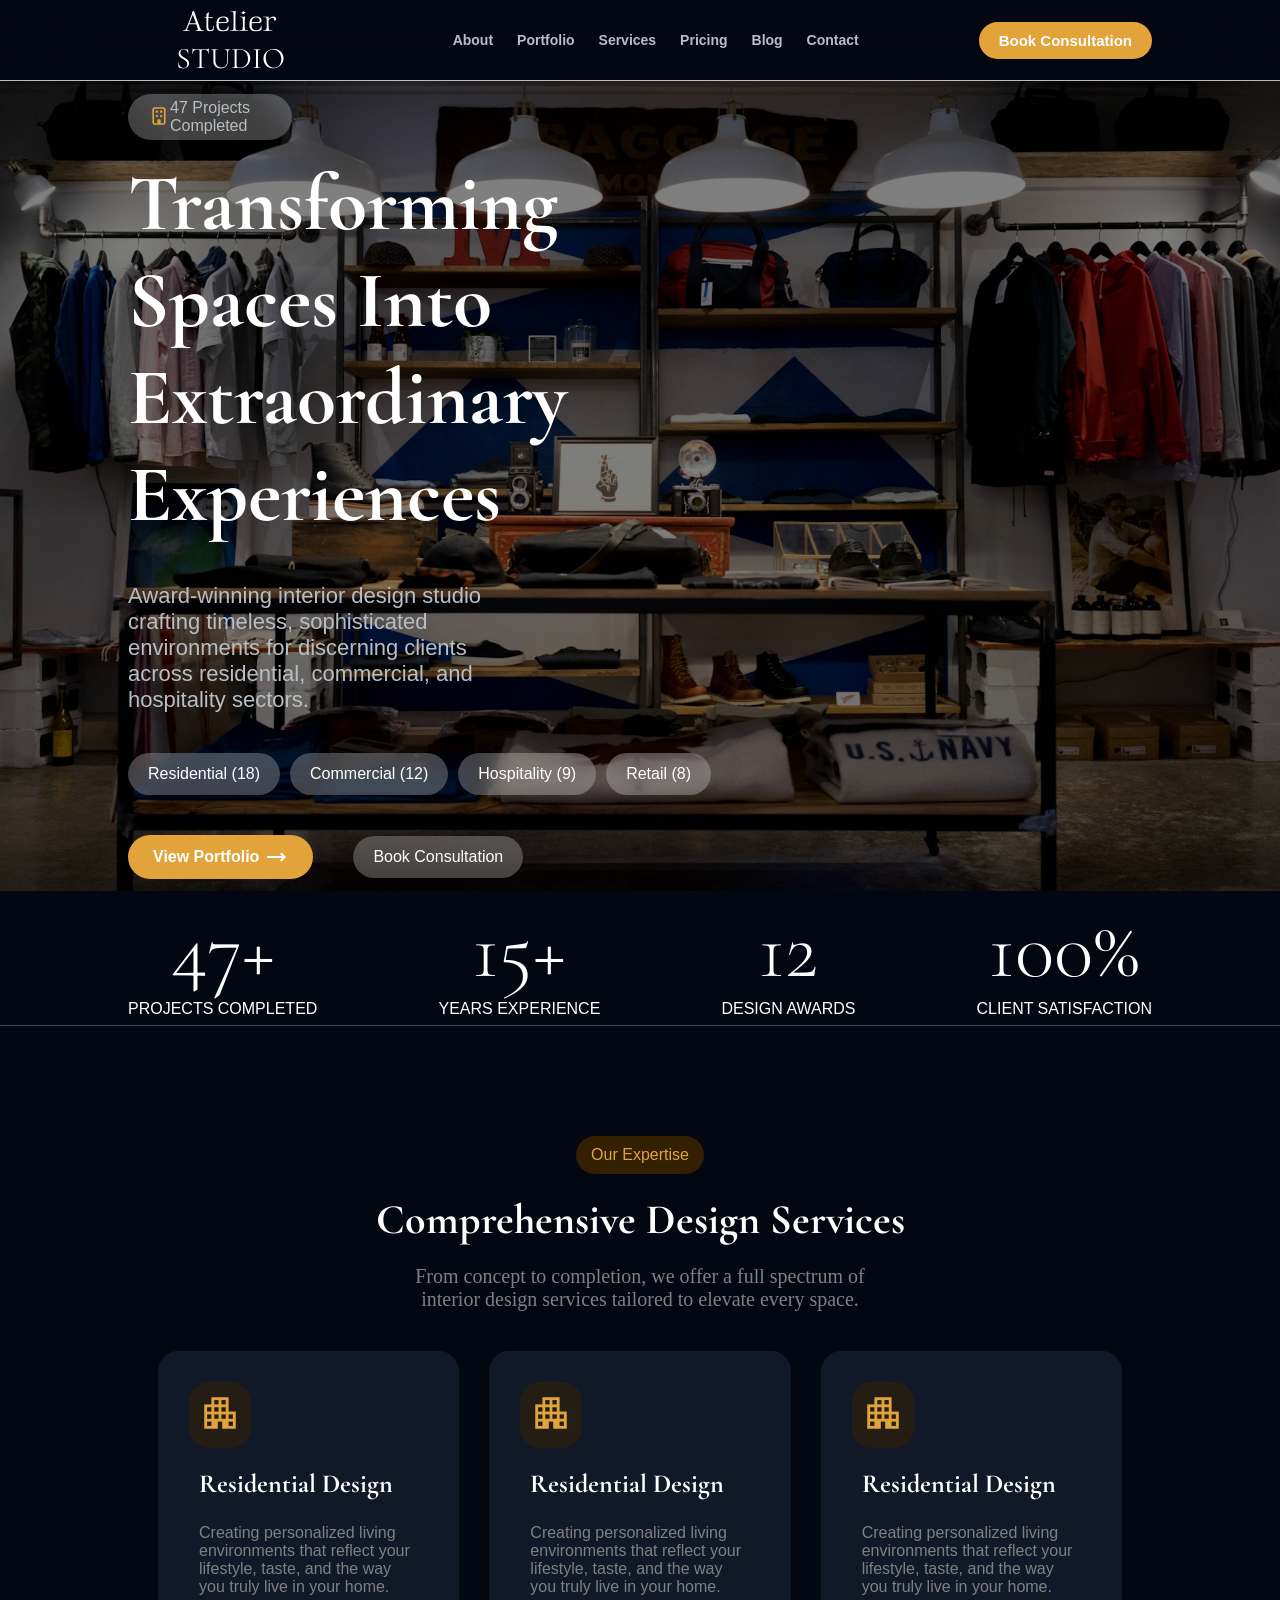
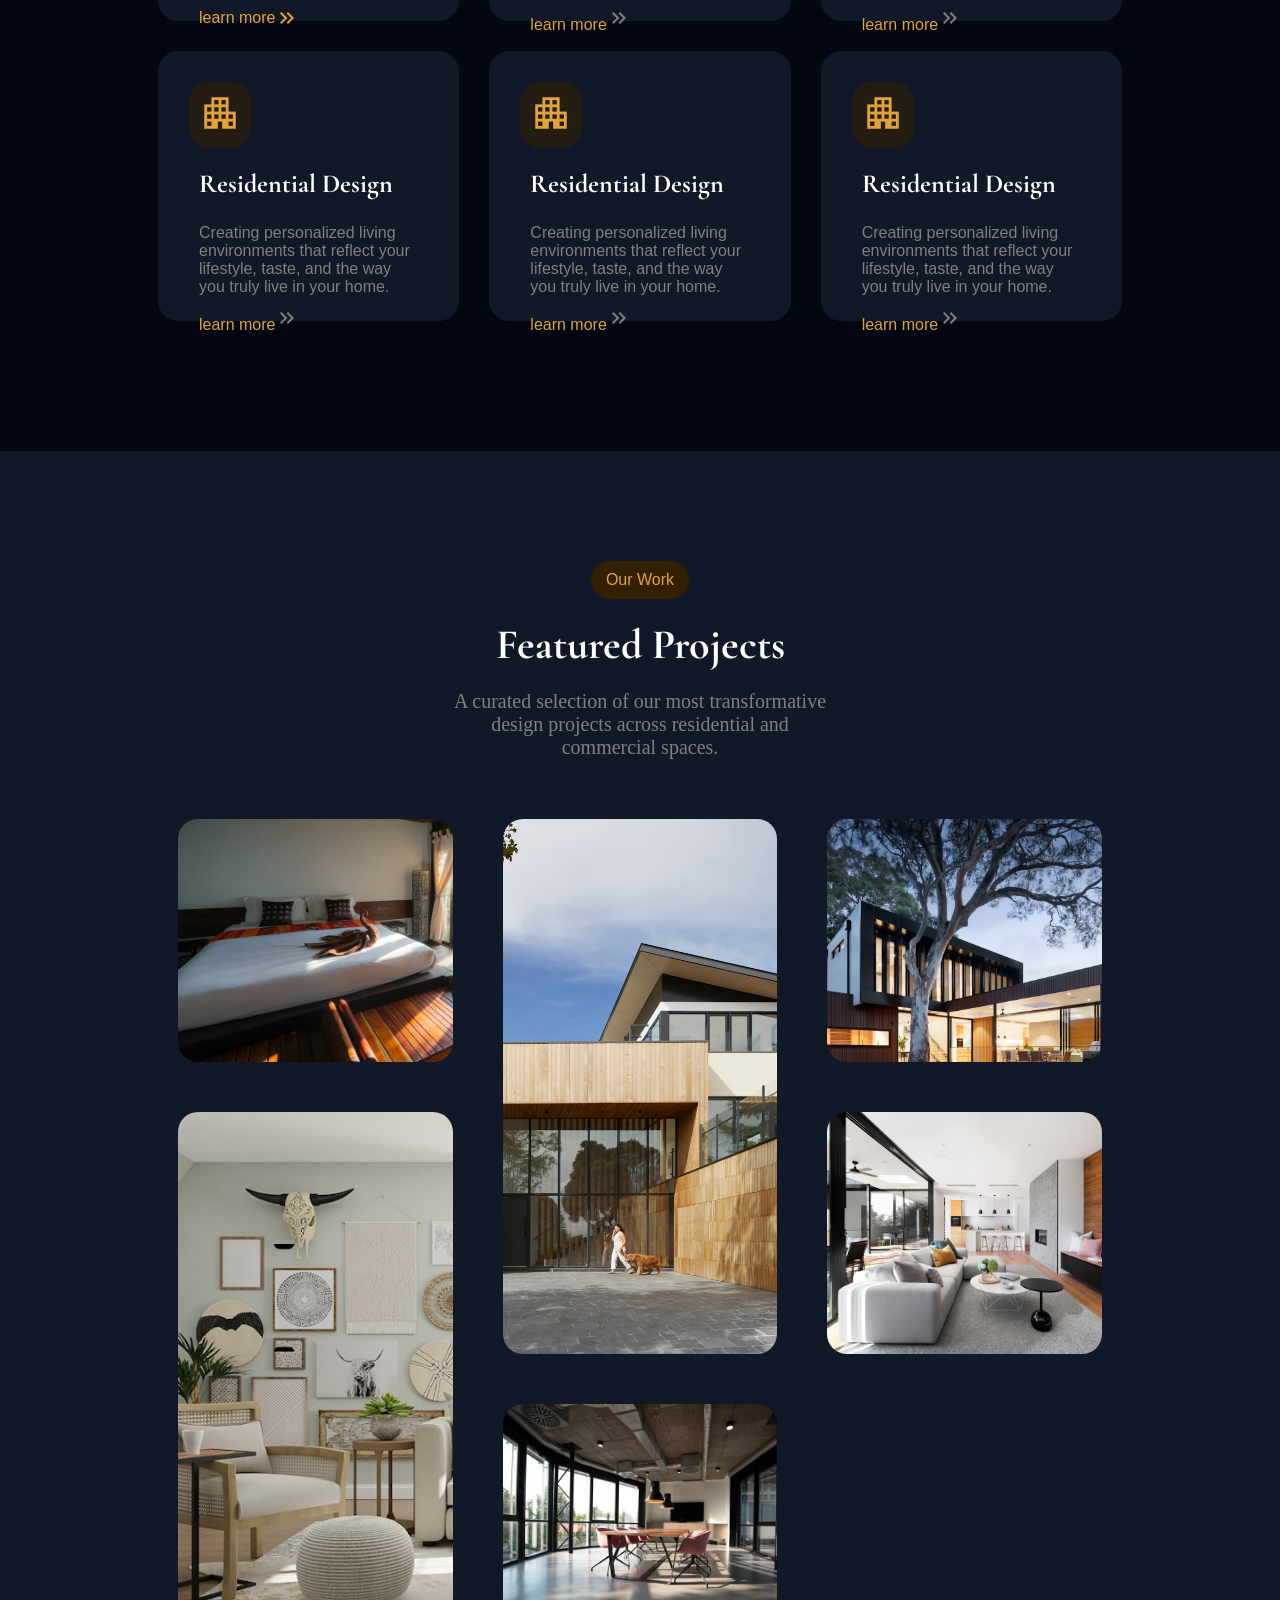
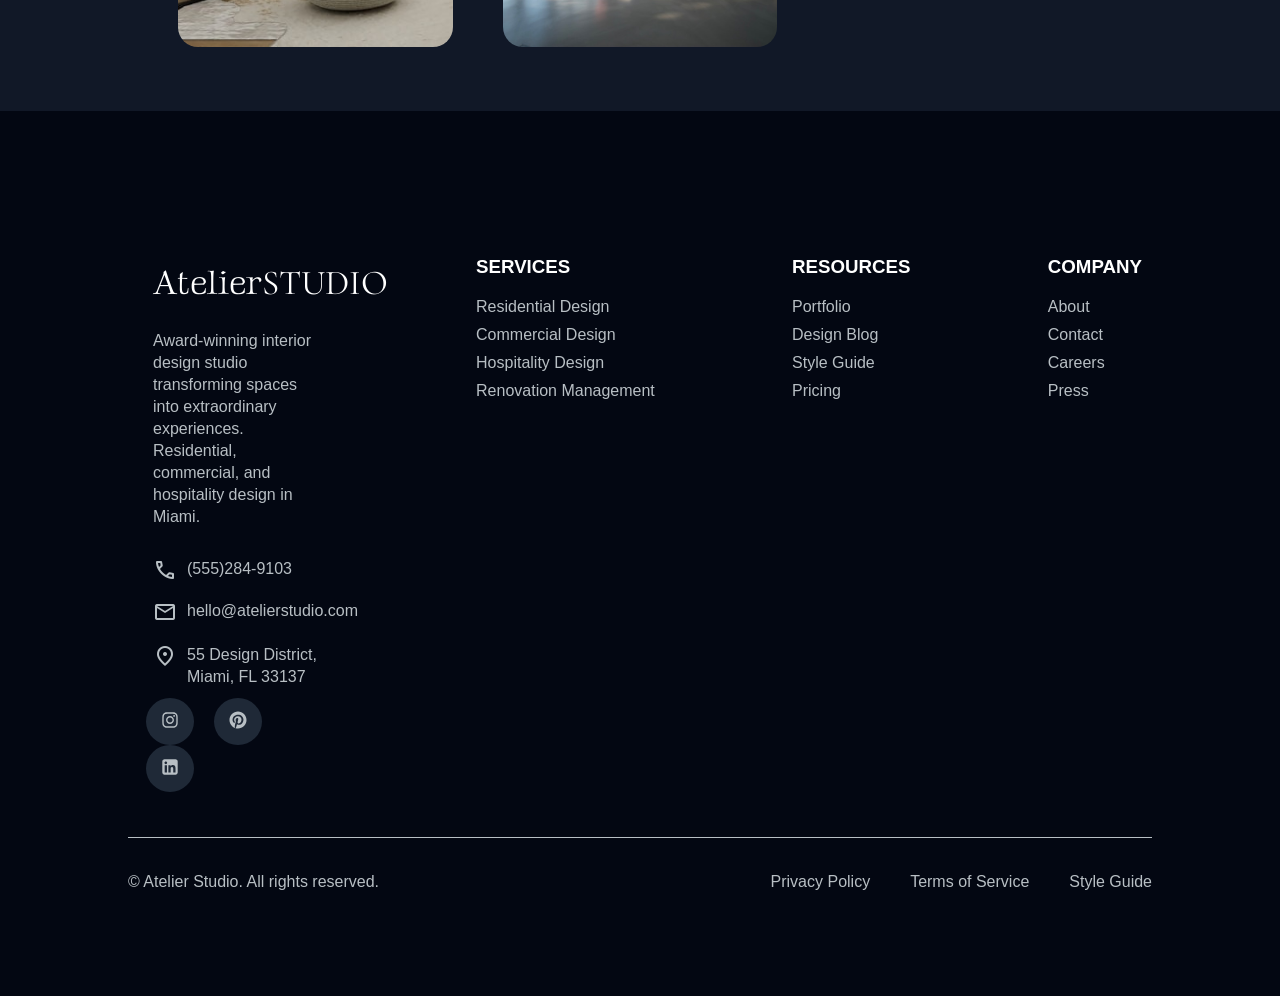
<file: index.html>
<!doctype html>
<html lang="en">
  <head>
    <meta charset="UTF-8" />
    <meta name="viewport" content="width=device-width, initial-scale=1.0" />
    <title>Main landing page</title>
    <link rel="stylesheet" href="css/global.css" />

    <link rel="preconnect" href="https://fonts.googleapis.com" />
    <link rel="preconnect" href="https://fonts.gstatic.com" crossorigin />
    <link
      href="https://fonts.googleapis.com/css2?family=Bebas+Neue&family=Cormorant+Garamond:ital,wght@0,300..700;1,300..700&family=Gideon+Roman&family=PT+Serif:ital,wght@0,400;0,700;1,400;1,700&family=Romanesco&display=swap"
      rel="stylesheet"
    />
    <link
      rel="stylesheet"
      href="https://fonts.googleapis.com/css2?family=Material+Symbols+Outlined:opsz,wght,FILL,GRAD@24,400,0,0"
    />
    <link
      rel="stylesheet"
      href="https://cdnjs.cloudflare.com/ajax/libs/font-awesome/4.7.0/css/font-awesome.min.css"
    />

    <link
      rel="stylesheet"
      href="https://cloudflare.com"
      crossorigin="anonymous"
      referrerpolicy="no-referrer"
    />
  </head>
  <body>
    <!-- HEADER START HERE -->
    <header class="header">
      <div class="header-container">
        <a href="index.html" class="header-logo">
          <div class="header-logo-text">
            <span class="logo-text-1">Atelier</span>
            <span class="logo-text-2">STUDIO</span>
          </div>
        </a>
        <nav class="header-nav">
          <ul class="nav-ul">
            <li><a href="#">About</a></li>
            <li><a href="#">Portfolio</a></li>
            <li><a href="#">Services</a></li>
            <li><a href="#">Pricing</a></li>
            <li><a href="#">Blog</a></li>
            <li><a href="#">Contact</a></li>
          </ul>
        </nav>
        <div class="header-misc"><p>Book Consultation</p></div>
      </div>
    </header>
    <!-- HEADER ENDS HERE -->

    <!-- MAIN STARTS FROM HERE  -->
    <main>
      <section class="landing-section">
        <div class="section-main-div">
          <!-- upper div -->

          <div class="section-top-info-div">
            <div class="info-container">
              <div class="section-top-icon-div">
                <span>
                  <svg
                    class="building-svg"
                    xmlns="http://www.w3.org/2000/svg"
                    viewBox="0 0 640 640"
                  >
                    <!--!Font Awesome Free v7.3.1 by @fontawesome - https://fontawesome.com License - https://fontawesome.com/license/free Copyright 2026 Fonticons, Inc.-->
                    <path
                      d="M192 112C183.2 112 176 119.2 176 128L176 512C176 520.8 183.2 528 192 528L272 528L272 448C272 430.3 286.3 416 304 416L336 416C353.7 416 368 430.3 368 448L368 528L448 528C456.8 528 464 520.8 464 512L464 128C464 119.2 456.8 112 448 112L192 112zM128 128C128 92.7 156.7 64 192 64L448 64C483.3 64 512 92.7 512 128L512 512C512 547.3 483.3 576 448 576L192 576C156.7 576 128 547.3 128 512L128 128zM224 176C224 167.2 231.2 160 240 160L272 160C280.8 160 288 167.2 288 176L288 208C288 216.8 280.8 224 272 224L240 224C231.2 224 224 216.8 224 208L224 176zM368 160L400 160C408.8 160 416 167.2 416 176L416 208C416 216.8 408.8 224 400 224L368 224C359.2 224 352 216.8 352 208L352 176C352 167.2 359.2 160 368 160zM224 304C224 295.2 231.2 288 240 288L272 288C280.8 288 288 295.2 288 304L288 336C288 344.8 280.8 352 272 352L240 352C231.2 352 224 344.8 224 336L224 304zM368 288L400 288C408.8 288 416 295.2 416 304L416 336C416 344.8 408.8 352 400 352L368 352C359.2 352 352 344.8 352 336L352 304C352 295.2 359.2 288 368 288z"
                    />
                  </svg>
                </span>
                <p>47 Projects Completed</p>
              </div>
              <h2 class="section-top-info-div-h2">
                Transforming Spaces Into Extraordinary Experiences
              </h2>
              <p class="section-top-info-div-p">
                Award-winning interior design studio crafting timeless,
                sophisticated environments for discerning clients across
                residential, commercial, and hospitality sectors.
              </p>
              <div class="section-top-info-div-category">
                <p>Residential (18)</p>
                <p>Commercial (12)</p>
                <p>Hospitality (9)</p>
                <p>Retail (8)</p>
              </div>
              <div class="section-top-info-div-formore">
                <p>
                  View Portfolio
                  <span class="material-symbols-outlined"> trending_flat </span>
                </p>
                <p>Book Consultation</p>
              </div>
            </div>
          </div>
        </div>
        <!-- lower div -->
        <div class="section-bottom-div">
          <div class="bottom-div-1">
            <h3>47+</h3>
            <p>PROJECTS COMPLETED</p>
          </div>
          <div class="bottom-div-2">
            <h3>15+</h3>
            <p>YEARS EXPERIENCE</p>
          </div>
          <div class="bottom-div-3">
            <h3>12</h3>
            <p>DESIGN AWARDS</p>
          </div>
          <div class="bottom-div-4">
            <h3>100%</h3>
            <p>CLIENT SATISFACTION</p>
          </div>
        </div>
      </section>
      <section class="expertise-section">
        <div class="expertise-section-container1">
          <p>Our Expertise</p>
          <h2>Comprehensive Design Services</h2>
          <p>
            From concept to completion, we offer a full spectrum of interior
            design services tailored to elevate every space.
          </p>
        </div>

        <!-- div inside would be copy 6 times -->
        <div class="expertise-section-container2">
          <div class="grid-container">
            <div class="flex-inside-grid">
              <div>
                <span class="material-symbols-outlined"> apartment </span>
              </div>
              <h4>Residential Design</h4>
              <p>
                Creating personalized living environments that reflect your
                lifestyle, taste, and the way you truly live in your home.
              </p>
              <p class="para-box">
                <a href="#">learn more</a
                ><span class="material-symbols-outlined">
                  keyboard_double_arrow_right
                </span>
              </p>
            </div>
            <div class="flex-inside-grid">
              <div>
                <span class="material-symbols-outlined"> apartment </span>
              </div>
              <h4>Residential Design</h4>
              <p>
                Creating personalized living environments that reflect your
                lifestyle, taste, and the way you truly live in your home.
              </p>
              <p>
                <a href="#">learn more</a
                ><span class="material-symbols-outlined">
                  keyboard_double_arrow_right
                </span>
              </p>
            </div>
            <div class="flex-inside-grid">
              <div>
                <span class="material-symbols-outlined"> apartment </span>
              </div>
              <h4>Residential Design</h4>
              <p>
                Creating personalized living environments that reflect your
                lifestyle, taste, and the way you truly live in your home.
              </p>
              <p>
                <a href="#">learn more</a
                ><span class="material-symbols-outlined">
                  keyboard_double_arrow_right
                </span>
              </p>
            </div>
            <div class="flex-inside-grid">
              <div>
                <span class="material-symbols-outlined"> apartment </span>
              </div>
              <h4>Residential Design</h4>
              <p>
                Creating personalized living environments that reflect your
                lifestyle, taste, and the way you truly live in your home.
              </p>
              <p>
                <a href="#">learn more</a
                ><span class="material-symbols-outlined">
                  keyboard_double_arrow_right
                </span>
              </p>
            </div>
            <div class="flex-inside-grid">
              <div>
                <span class="material-symbols-outlined"> apartment </span>
              </div>
              <h4>Residential Design</h4>
              <p>
                Creating personalized living environments that reflect your
                lifestyle, taste, and the way you truly live in your home.
              </p>
              <p>
                <a href="#">learn more</a
                ><span class="material-symbols-outlined">
                  keyboard_double_arrow_right
                </span>
              </p>
            </div>
            <div class="flex-inside-grid">
              <div>
                <span class="material-symbols-outlined"> apartment </span>
              </div>
              <h4>Residential Design</h4>
              <p>
                Creating personalized living environments that reflect your
                lifestyle, taste, and the way you truly live in your home.
              </p>
              <p>
                <a href="#">learn more</a
                ><span class="material-symbols-outlined">
                  keyboard_double_arrow_right
                </span>
              </p>
            </div>
          </div>
        </div>
      </section>

      <div class="image-section">
        <div class="image-section-info">
          <p>Our Work</p>
          <h2>Featured Projects</h2>
          <p>
            A curated selection of our most transformative design projects
            across residential and commercial spaces.
          </p>
        </div>
        <div class="image-grid">
          <div class="image-div1 images">
            <p>Residential</p>
            <p>Coral Gables Residence</p>
          </div>
          <div class="image-div2 images">
            <p>Commercial</p>
            <p>SoFi Office Complex</p>
          </div>
          <div class="image-div3 images">
            <p>Residential</p>
            <p>The Setai Penthouse</p>
          </div>
          <div class="image-div4 images">
            <p>Hospitality</p>
            <p>Mandarin Oriental Suite</p>
          </div>
          <div class="image-div5 images">
            <p>Residential</p>
            <p>Brickell Heights Loft</p>
          </div>
          <div class="image-div6 images">
            <p>Commercial</p>
            <p>Wynwood Gallery</p>
          </div>
        </div>
      </div>
    </main>
    <!-- MAIN ENDS HERE -->
    <!-- FOOTER CONTENT STARTS FROM HERE  -->
    <footer>
      <div class="upper-footer-content">
        <div class="footer-contact-info">
          <div class="footer-logo">
            <span class="footer-logo-text-1">Atelier</span
            ><span class="footer-logo-text-2">STUDIO</span>
          </div>
          <p class="footer-description">
            Award-winning interior design studio transforming spaces into
            extraordinary experiences. Residential, commercial, and hospitality
            design in Miami.
          </p>
          <div class="footer-number">
            <span class="material-symbols-outlined phone-icon"> call </span
            ><span class="phone-num-text">(555)284-9103</span>
          </div>
          <div class="footer-message">
            <span class="material-symbols-outlined email-icon"> mail </span>
            <a class="email-text" href="gmail.com">hello@atelierstudio.com</a>
          </div>
          <div class="footer-location">
            <span class="material-symbols-outlined location-icon">
              location_on
            </span>
            <span>55 Design District, Miami, FL 33137</span>
          </div>
          <div class="social-link-icons">
            <div class="insta-link-icon">
              <a href="https://instagram.com">
                <svg
                  xmlns="http://www.w3.org/2000/svg"
                  class="insta-icon"
                  viewBox="0 0 640 640"
                >
                  <path
                    d="M320.3 205C256.8 204.8 205.2 256.2 205 319.7C204.8 383.2 256.2 434.8 319.7 435C383.2 435.2 434.8 383.8 435 320.3C435.2 256.8 383.8 205.2 320.3 205zM319.7 245.4C360.9 245.2 394.4 278.5 394.6 319.7C394.8 360.9 361.5 394.4 320.3 394.6C279.1 394.8 245.6 361.5 245.4 320.3C245.2 279.1 278.5 245.6 319.7 245.4zM413.1 200.3C413.1 185.5 425.1 173.5 439.9 173.5C454.7 173.5 466.7 185.5 466.7 200.3C466.7 215.1 454.7 227.1 439.9 227.1C425.1 227.1 413.1 215.1 413.1 200.3zM542.8 227.5C541.1 191.6 532.9 159.8 506.6 133.6C480.4 107.4 448.6 99.2 412.7 97.4C375.7 95.3 264.8 95.3 227.8 97.4C192 99.1 160.2 107.3 133.9 133.5C107.6 159.7 99.5 191.5 97.7 227.4C95.6 264.4 95.6 375.3 97.7 412.3C99.4 448.2 107.6 480 133.9 506.2C160.2 532.4 191.9 540.6 227.8 542.4C264.8 544.5 375.7 544.5 412.7 542.4C448.6 540.7 480.4 532.5 506.6 506.2C532.8 480 541 448.2 542.8 412.3C544.9 375.3 544.9 264.5 542.8 227.5zM495 452C487.2 471.6 472.1 486.7 452.4 494.6C422.9 506.3 352.9 503.6 320.3 503.6C287.7 503.6 217.6 506.2 188.2 494.6C168.6 486.8 153.5 471.7 145.6 452C133.9 422.5 136.6 352.5 136.6 319.9C136.6 287.3 134 217.2 145.6 187.8C153.4 168.2 168.5 153.1 188.2 145.2C217.7 133.5 287.7 136.2 320.3 136.2C352.9 136.2 423 133.6 452.4 145.2C472 153 487.1 168.1 495 187.8C506.7 217.3 504 287.3 504 319.9C504 352.5 506.7 422.6 495 452z"
                  />
                </svg>
              </a>
            </div>
            <div class="pinterest-link-icon">
              <a href="https://pinterest.com">
                <svg
                  xmlns="http://www.w3.org/2000/svg"
                  class="pinterest-icon"
                  viewBox="0 0 640 640"
                >
                  <path
                    d="M568 320C568 457 457 568 320 568C294.4 568 269.8 564.1 246.6 556.9C256.7 540.4 271.8 513.4 277.4 491.9C280.4 480.3 292.8 432.9 292.8 432.9C300.9 448.3 324.5 461.4 349.6 461.4C424.4 461.4 478.3 392.6 478.3 307.1C478.3 225.2 411.4 163.9 325.4 163.9C218.4 163.9 161.5 235.7 161.5 314C161.5 350.4 180.9 395.7 211.8 410.1C216.5 412.3 219 411.3 220.1 406.8C220.9 403.4 225.1 386.5 227 378.7C227.6 376.2 227.3 374 225.3 371.6C215.2 359.1 207 336.3 207 315C207 260.3 248.4 207.4 319 207.4C379.9 207.4 422.6 248.9 422.6 308.3C422.6 375.4 388.7 421.9 344.6 421.9C320.3 421.9 302 401.8 307.9 377.1C314.9 347.6 328.4 315.8 328.4 294.5C328.4 275.5 318.2 259.6 297 259.6C272.1 259.6 252.1 285.3 252.1 319.8C252.1 341.8 259.5 356.6 259.5 356.6C259.5 356.6 235 460.4 230.5 479.8C225.5 501.2 227.5 531.4 229.6 551C137.4 514.9 72 425.1 72 320C72 183 183 72 320 72C457 72 568 183 568 320z"
                  />
                </svg>
              </a>
            </div>
            <div class="linkedin-link-icon">
              <a href="https://linkedin.com">
                <svg
                  xmlns="http://www.w3.org/2000/svg"
                  class="linkedin-icon"
                  viewBox="0 0 640 640"
                >
                  <path
                    d="M160 96C124.7 96 96 124.7 96 160L96 480C96 515.3 124.7 544 160 544L480 544C515.3 544 544 515.3 544 480L544 160C544 124.7 515.3 96 480 96L160 96zM165 266.2L231.5 266.2L231.5 480L165 480L165 266.2zM236.7 198.5C236.7 219.8 219.5 237 198.2 237C176.9 237 159.7 219.8 159.7 198.5C159.7 177.2 176.9 160 198.2 160C219.5 160 236.7 177.2 236.7 198.5zM413.9 480L413.9 376C413.9 351.2 413.4 319.3 379.4 319.3C344.8 319.3 339.5 346.3 339.5 374.2L339.5 480L273.1 480L273.1 266.2L336.8 266.2L336.8 295.4L337.7 295.4C346.6 278.6 368.3 260.9 400.6 260.9C467.8 260.9 480.3 305.2 480.3 362.8L480.3 480L413.9 480z"
                  />
                </svg>
              </a>
            </div>
          </div>
        </div>
        <div class="footer-services-info">
          <h3>SERVICES</h3>
          <ul>
            <li><a href="#">Residential Design</a></li>
            <li><a href="#">Commercial Design</a></li>
            <li><a href="#">Hospitality Design</a></li>
            <li><a href="#">Renovation Management</a></li>
          </ul>
        </div>
        <div class="footer-resources-info">
          <h3>RESOURCES</h3>
          <ul>
            <li><a href="#">Portfolio</a></li>
            <li><a href="#">Design Blog</a></li>
            <li><a href="#">Style Guide</a></li>
            <li><a href="#">Pricing</a></li>
          </ul>
        </div>
        <div class="footer-company-info">
          <h3>COMPANY</h3>
          <ul>
            <li><a href="about.html">About</a></li>
            <li><a href="contact.html">Contact</a></li>
            <li><a href="contact.html">Careers</a></li>
            <li><a href="about.html">Press</a></li>
          </ul>
        </div>
      </div>
      <div>
        <div class="bottom-footer-content">
          <div class="bottom-footer-container">
            &copy Atelier Studio. All rights reserved.
          </div>
          <div class="bottom-footer-links">
            <ul>
              <li>
                <a href="#">Privacy Policy</a>
              </li>
              <li>
                <a href="#">Terms of Service</a>
              </li>
              <li>
                <a href="#">Style Guide</a>
              </li>
            </ul>
          </div>
        </div>
      </div>
    </footer>
    <!-- FOOTER CONTENT ENDS HERE  -->
  </body>
</html>
</file>
<file: css/global.css>
* {
  margin: 0;
  padding: 0;
  box-sizing: border-box;
  /* overflow-x: hidden; */
}

:root {
  --lightbrown: #e2a43a;
  --primarydarkblue: #030712;
  --lightbrowntext: #332000;
  --translucentbrown: rgba(54, 35, 2, 0.5);
  --backgroundbrown: #1e1816;
  --lightblueishgray: #111827;
  --secondary-text: #b8bfc4;
  --secondary-wrapper:                                                                                                                                                                                                                                                                                                                                                                                                                                                                                                                                                                                                                                                                                                                                                                                                             
;
}
body {
  font-family: sans-serif;
  width: 100vw;
  background-color: var(--primarydarkblue);
  color: #fff;
}
/*####################################### HEADER STARTS HERE  #######################################*/
.header {
  background-color: rgb(3 7 18) / 10;
  /* opacity: 0.9; */
  z-index: 100;
  backdrop-filter: blur(50px);
  height: 9vh;
  margin-bottom: 9vh;
  /* color: #fff; */
  display: flex;
  justify-content: center;
  text-decoration: none;
  /* width: 100%; */
  margin: 0 auto;
  border-bottom: 1px solid var(--secondary-text);
  position: fixed;
  top: 0;
  left: 0;
  width: 100%;
}
.header-container {
  width: 80%;
  display: flex;
  align-items: center;
  justify-content: space-between;
}
.header-logo {
  text-decoration: none;
  width: 20%;

  text-align: center;
}

.header-logo-text {
  font-size: 30px;

  color: #fff;
}
.logo-text-1 {
  font-family: "Gideon Roman", serif;
  text-decoration: none;
}
.logo-text-2 {
  font-family: "Cormorant Garamond", serif;
}
.header-nav {
  width: 60%;
  display: flex;
  justify-content: center;
}
.nav-ul {
  display: flex;
  width: 70%;
  justify-content: space-around;
  /* background: rebeccapurple; */
}
.nav-ul li {
  list-style-type: none;
  /* color: #fff; */
  font-weight: bold;
}
.nav-ul li a {
  text-decoration: none;
  color: var(--secondary-text);
  font-family: sans-serif;
  font-size: 14px;
}
.nav-ul li a:hover {
  /* color: #fff; */
  transition: 0.3s;
}
.header-misc {
  /* width: 0%; */
  background-color: var(--lightbrown);
  padding: 10px 20px;
  border-radius: 25px;
  font-size: 15px;
  font-weight: 800;
}
.header-misc:hover {
  background-color: #6b4709;
  cursor: pointer;
  transition: 0.3s;
}
/* ####################################### HEADER ENDS HERE ####################################### */

/*####################################### FOOTER STARTS HERE /*#######################################*/

footer {
  background-color: var(--primarydarkblue);
  width: 80%;
  margin: 0 auto;
  padding: 35px 0px;
}
.upper-footer-content {
  display: flex;
  justify-content: space-between;
  padding: 10px 10px;
}
/* ############################ FOOTER CONTACT INFO STARTS HERE  ################### */
.footer-logo {
  font-size: 35px;
  /* color: #fff; */
  padding: 15px;
}
.footer-logo-text-1 {
  font-family: "Gideon Roman", serif;
  text-decoration: none;
}
.footer-logo-text-2 {
  font-family: "Cormorant Garamond", serif;
}
.footer-contact-info {
  width: 20%;
  line-height: 22px;
}
.footer-description {
  color: var(--secondary-text);
  padding: 20px 15px;
  /* font-weight: 50; */
}
.footer-number,
.footer-message,
.footer-location {
  color: var(--secondary-text);
  padding: 10px 15px;
  display: flex;
  gap: 10px;
}
.email-text {
  text-decoration: none;
  color: var(--secondary-text);
}
.email-text:hover {
  /* color: #fff; */
  transition: 0.3s;
}
.phone-icon,
.email-text,
.location-icon {
  height: 2px;
  text-align: center;
}

svg {
  fill: var(--secondary-text);
  padding-top: 3px;
}

.insta-link-icon,
.pinterest-link-icon,
.linkedin-link-icon {
  padding: 8px 13px;
  border: 1px solid --secondary-text;
  display: inline-block;
  border-radius: 50%;
  text-align: center;
  background-color: #1f2937;
  margin: 0px 8px;
}
.insta-link-icon:hover,
.pinterest-link-icon:hover,
.linkedin-link-icon:hover {
  background-color: #465366;
  cursor: pointer;
  transition: 0.3s;
}
.insta-link-icon:hover svg,
.pinterest-link-icon:hover svg,
.linkedin-link-icon:hover svg {
  /* fill: #fff; */
  transition: 0.3s;
}
.insta-icon,
.pinterest-icon,
.linkedin-icon {
  height: 25px;
  /* color: #fff; */
}
/* ############################ FOOTER CONTACT INFO ENDS HERE  ################### */

/* ############################ FOOTER SERVICE INFO STARTS HERE  ################### */

.footer-services-info {
  display: flex;
  flex-direction: column;
  gap: 15px;
}
.footer-services-info h3 {
  /* color: #fff; */
}
.footer-services-info ul {
}
.footer-services-info li {
  list-style-type: none;
  padding: 5px 0px;
}
.footer-services-info ul li a {
  text-decoration: none;
  color: var(--secondary-text);
}
.footer-services-info ul li a:hover {
  color: #fff;

  transition: 0.3s;
}

/* ############################ FOOTER SERVICE INFO ENDS HERE  ################### */

/* ############################ FOOTER RESOURCES INFO STARTS HERE  ################### */

.footer-resources-info {
  display: flex;
  flex-direction: column;
  gap: 15px;
}
.footer-resources-info h3 {
  /* color: #fff; */
}
.footer-resources-info ul {
}
.footer-resources-info li {
  list-style-type: none;
  padding: 5px 0px;
}
.footer-resources-info ul li a {
  text-decoration: none;
  color: var(--secondary-text);
}
.footer-resources-info ul li a:hover {
  color: #fff;

  transition: 0.3s;
}

/* ############################ FOOTER RESOURCES INFO ENDS HERE  ################### */

/* ############################ FOOTER COMPANY INFO STARTS HERE  ################### */

.footer-company-info {
  display: flex;
  flex-direction: column;
  gap: 15px;
}
.footer-company-info h3 {
  /* color: #fff; */
}
.footer-company-info ul {
}
.footer-company-info li {
  list-style-type: none;
  padding: 5px 0px;
}
.footer-company-info ul li a {
  text-decoration: none;
  color: var(--secondary-text);
}
.footer-company-info ul li a:hover {
  color: #fff;

  transition: 0.3s;
}

/* ############################ FOOTER COMPANY INFO ENDS HERE  ################### */

/* ################################# BOTTOM FOOTER CONTENT ########################### */
.bottom-footer-content {
  color: var(--secondary-text);
  display: flex;
  justify-content: space-between;
  margin: 35px 0px;
  border-top: 0.1px solid var(--secondary-text);
  padding: 35px 0px;
}
.bottom-footer-content ul {
  display: flex;
  gap: 40px;
}
.bottom-footer-links ul li {
  list-style-type: none;
}
.bottom-footer-links a {
  text-decoration: none;
  color: var(--secondary-text);
  gap: 10px;
}
.bottom-footer-links a:hover {
  color: #fff;
  transition: 0.3s;
}
/*####################################### FOOTER ENDS HERE /*#######################################*/

/* ################################################ Main starts here ################################################ */
main {
  width: 100vw;
}
.p-class {
  margin-top: 9vh;
  background-color: purple;
}
.building-svg {
  fill: var(--lightbrown);
  height: 25px;
}
.landing-section {
  width: 100vw;
  margin-top: 9vh;

  height: 105vh;
  /* background-color: green; */
  /* background-color: beige; */
  border-bottom: 1px solid rgb(255 255 255 / 25%);
}
.section-main-div {
  /* background-color: greenyellow; */
  background-image:
    linear-gradient(rgba(0, 0, 0, 0.5), rgba(0, 0, 0, 0.5)),
    url(/images/main-landing.jpeg);
  background-repeat: no-repeat;
  background-position: center;
  background-size: cover;
  height: 90vh;
  width: 100%;
  margin: 0 auto;
}
.info-container {
  width: 80%;
}
.section-top-icon-div {
  display: flex;
  width: 20%;
  justify-content: space-around;
  background-color: rgb(255 255 255 / 25%);
  backdrop-filter: blur(10px);
  padding: 5px 20px;
  border-radius: 50px;
  color: var(--secondary-text);
  align-items: center;
}
.section-top-info-div {
  height: 80vh;
  width: 80%;
  display: flex;
  flex-direction: column;
  justify-content: center;
  /* background-color: maroon; */
  margin: 0 auto;
  padding-top: 10vh;
}

.section-top-info-div-h2 {
  font-size: 80px;
  width: 65%;
  padding: 15px 0px 0px 0px;
  font-family: "Cormorant Garamond", serif;
}
.section-top-info-div-p {
  color: var(--secondary-text);
  font-size: 22px;
  margin: 20px 0px;
  width: 45%;
  padding: 20px 0px;
}
.section-top-info-div-category {
  display: flex;
  gap: 10px;
}
.section-top-info-div-category p {
  padding: 12px 20px;
  background-color: rgb(255 255 255 / 25%);
  border-radius: 50px;
  backdrop-filter: blur(10px);
}
.section-top-info-div-formore {
  display: flex;
  align-items: center;
  margin-top: 40px;
  gap: 40px;
}
.section-top-info-div-formore p:nth-child(1) {
  background-color: var(--lightbrown);
  display: flex;
  align-items: center;
  padding: 10px 25px;
  border-radius: 50px;
  gap: 5px;
  color: #fff;
  font-weight: bold;
}
.section-top-info-div-formore p:nth-child(1):hover {
  cursor: pointer;
}
.section-top-info-div-formore p:nth-child(2) {
  padding: 12px 20px;
  background-color: rgb(255 255 255 / 25%);
  border-radius: 50px;
  backdrop-filter: blur(10px);
}

/* MAIN LANDING SECTION LOWER DIV */

.section-bottom-div {
  display: flex;
  justify-content: space-between;
  /* background-color: brown; */

  height: 15vh;
  width: 80%;
  margin: 0 auto;
  align-items: center;
  /* padding: 20px 0px; */
}
.bottom-div-1,
.bottom-div-2,
.bottom-div-3,
.bottom-div-4 {
  display: flex;
  flex-direction: column;
  justify-content: center;
  align-items: center;
}
.bottom-div-1 h3,
.bottom-div-2 h3,
.bottom-div-3 h3,
.bottom-div-4 h3 {
  font-size: 82px;
  font-family: "Cormorant Garamond", serif;

  font-weight: 300;
}

/* SECOND SECTION */
.expertise-section {
  width: 80%;
  /* background-color: maroon; */
  margin: 100px auto;
  /* height: 18vh; */
}
.expertise-section-container1 {
  display: flex;
  flex-direction: column;
  align-items: center;
  width: 100%;
  /* background: maroon; */
}
.expertise-section-container1 > * {
  margin: 10px 0px;
}
.expertise-section-container1 p:first-child {
  background-color: var(--lightbrowntext);
  color: var(--lightbrown);
  padding: 10px 15px;
  border-radius: 50px;
  margin: 10px;
}
.expertise-section-container1 h2 {
  font-size: 42px;
  font-family: "Cormorant Garamond", serif;
}
.expertise-section-container1 p:last-child {
  font-size: 20px;
  font-family: "Times New Roman", Times, serif;
  width: 50%;
  text-align: center;
  color: grey;
}
.expertise-section-container2 {
  width: 100%;
  /* background-color: rgb(63, 30, 2); */
}
.grid-container {
  display: grid;
  grid-template-columns: repeat(3, 1fr);
  grid-template-rows: repeat(2, 1fr);
  padding: 20px;
  gap: 10px;
}
.grid-container > * {
  margin: 10px;
  background-color: var(--lightblueishgray);
  border-radius: 20px;
  height: 30vh;
}
.flex-inside-grid {
  padding: 30px;
  border: 1px solid var(--lightblueishgray);
}
.flex-inside-grid:hover {
  transition: 0.3s;
  border: 1px solid rgba(255, 255, 255, 0.5);
  cursor: pointer;
}
.flex-inside-grid div {
  color: var(--lightbrown);
  background-color: var(--translucentbrown);
  display: inline-block;
  padding: 10px;
  border-radius: 20px;
}
.flex-inside-grid div span {
  font-size: 42px;
}
.flex-inside-grid h4 {
  font-size: 26px;
  font-family: "Cormorant Garamond", serif;
  padding: 10px;
  margin: 10px 0px;
}
.flex-inside-grid p {
  font-family: 16px;
  color: grey;
  padding: 5px 10px;
}
.para-box {
  display: flex;
  align-items: center;
}
.flex-inside-grid p a {
  text-decoration: none;
  color: var(--lightbrown);
}
.para-box .material-symbols-outlined {
  color: var(--lightbrown);
}
/* IMAGE SECTION */
.image-section {
  width: 100%;
  margin: 100px auto;
  height: 140vh;
  padding-top: 100px;
  background-color: var(--lightblueishgray);
}
.image-section-info {
  width: 80%;
  display: flex;
  flex-direction: column;
  align-items: center;
  width: 100%;
}
.image-grid {
  margin: 0 auto;
  width: 80%;
  display: grid;
  height: 80%;
  grid-template-columns: repeat(3, 1fr);
  grid-template-rows: repeat(3, 1fr);
  gap: 50px;
  padding: 50px;
}
.images {
  /* background-size: cover; */

  border-radius: 20px;
  display: flex;
  flex-direction: column;
  justify-content: flex-end;
  padding: 15px;
}

.images:hover p:nth-child(1),
.images:hover p:nth-child(2),
.images:hover {
  opacity: 1;
  visibility: visible;
  cursor: pointer;
}
.images:hover {
}
.images p:nth-child(1) {
  color: var(--lightbrown);
  margin: 2px 0px;
  opacity: 0;
  visibility: hidden;
  transition:
    opacity 0.9s ease,
    visibility 0.9s ease;
}
.images p:nth-child(2) {
  color: #fff;
  font-family: "Gideon Roman", serif;
  font-weight: bold;
  font-size: 26px;
  opacity: 0;
  visibility: hidden;
  transition:
    opacity 0.9s ease,
    visibility 0.9s ease;
  margin: 2px 0px;
}

.image-div1 {
  order: 1;
  background-image: url(/images/gabel.jpeg);
  background-size: cover;
}

.image-div2 {
  order: 2;
  background-image: url(/images/ofiice.jpeg);
  background-size: cover;
}
.image-div3 {
  grid-row: 1/3;
  order: 3;
  background-image: url(/images/penthouse.jpeg);
  background-size: cover;
}
.image-div4 {
  background-size: cover;
  background-image: url(/images/mandarin.jpeg);
  /* order: 4; */
}
.image-div5 {
  grid-row: 2/4;
  background-image: url(/images/brickwell.jpeg);
  background-size: cover;
  /* order: 5; */
}
.image-div6 {
  background-image: url(/images/wynwood.jpeg);
  background-size: cover;
  /* order: 6; */
}
.image-section-info > * {
  margin: 10px 0px;
}
.image-section-info p:first-child {
  background-color: var(--lightbrowntext);
  color: var(--lightbrown);
  padding: 10px 15px;
  border-radius: 50px;
  margin: 10px;
}
.image-section-info h2 {
  font-size: 42px;
  font-family: "Cormorant Garamond", serif;
}
.image-section-info p:last-child {
  font-size: 20px;
  font-family: "Times New Roman", Times, serif;
  width: 30%;
  text-align: center;
  color: grey;
}
</file>
